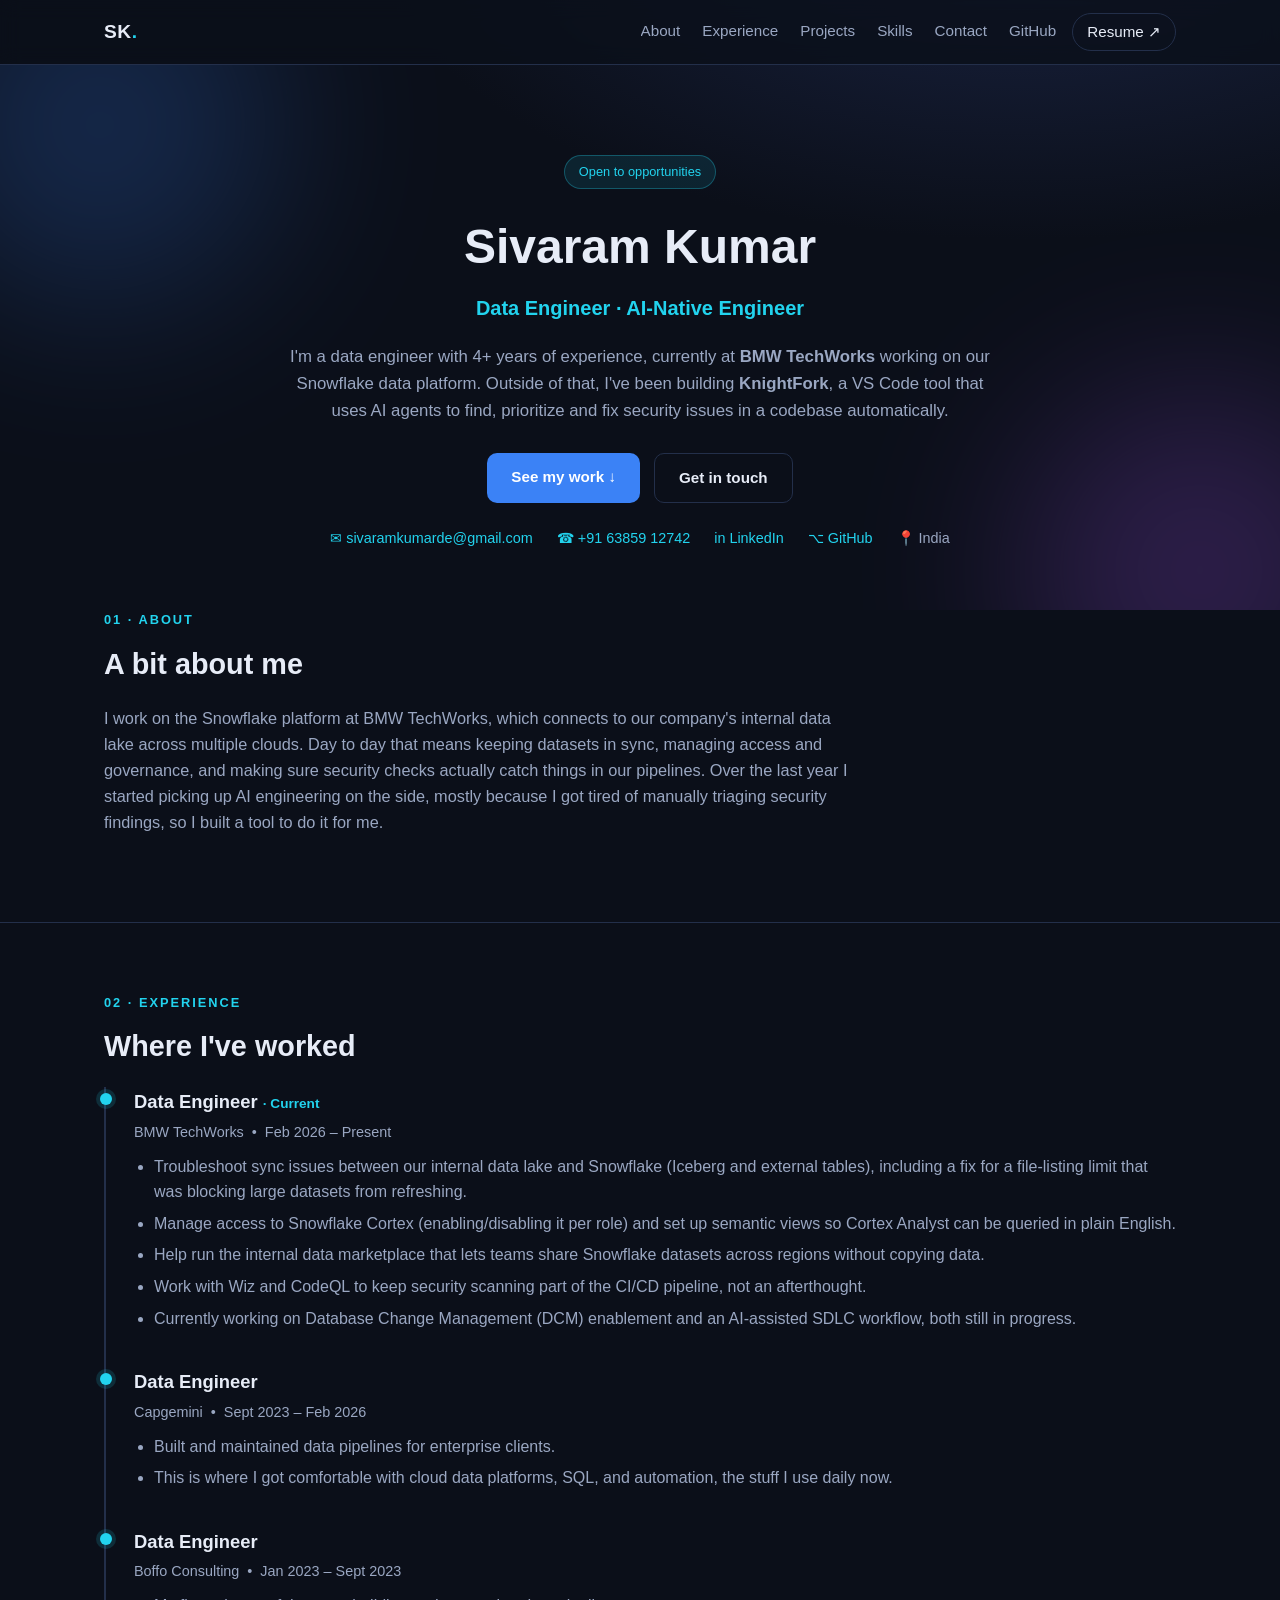
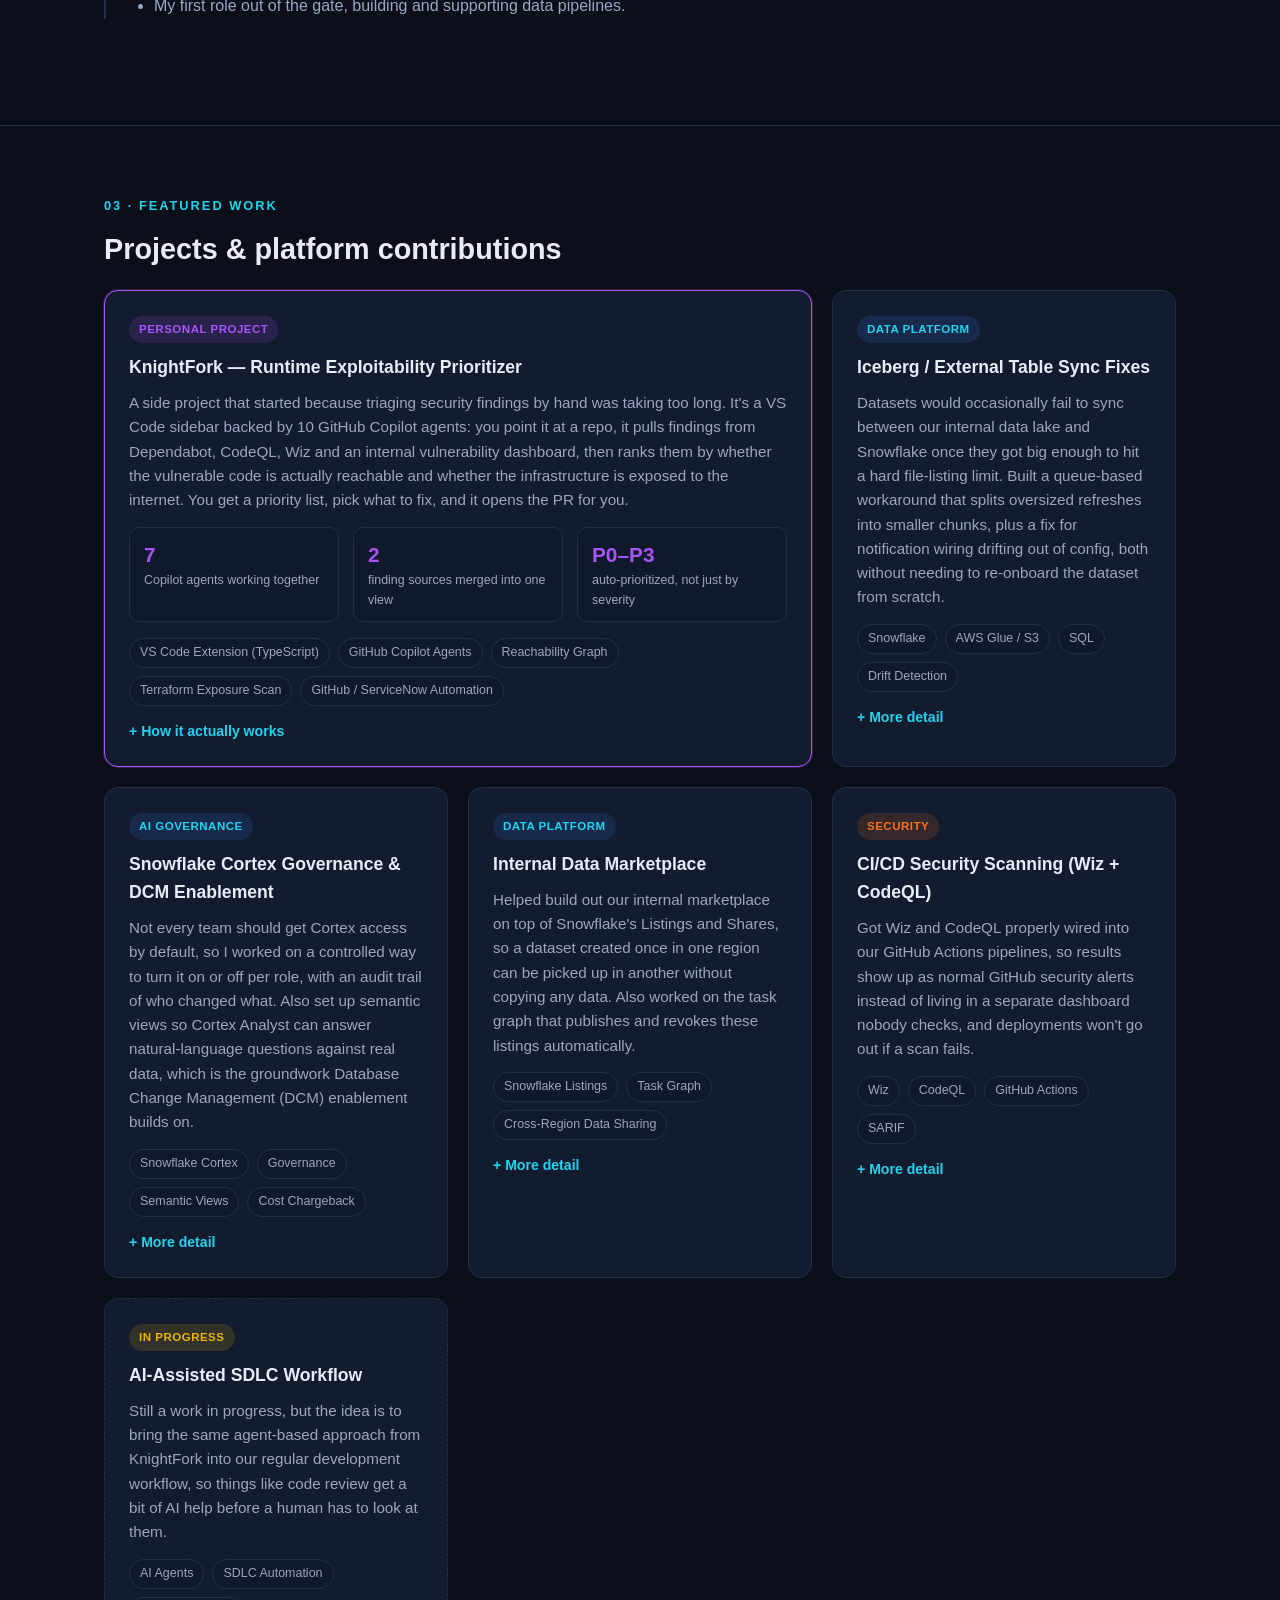
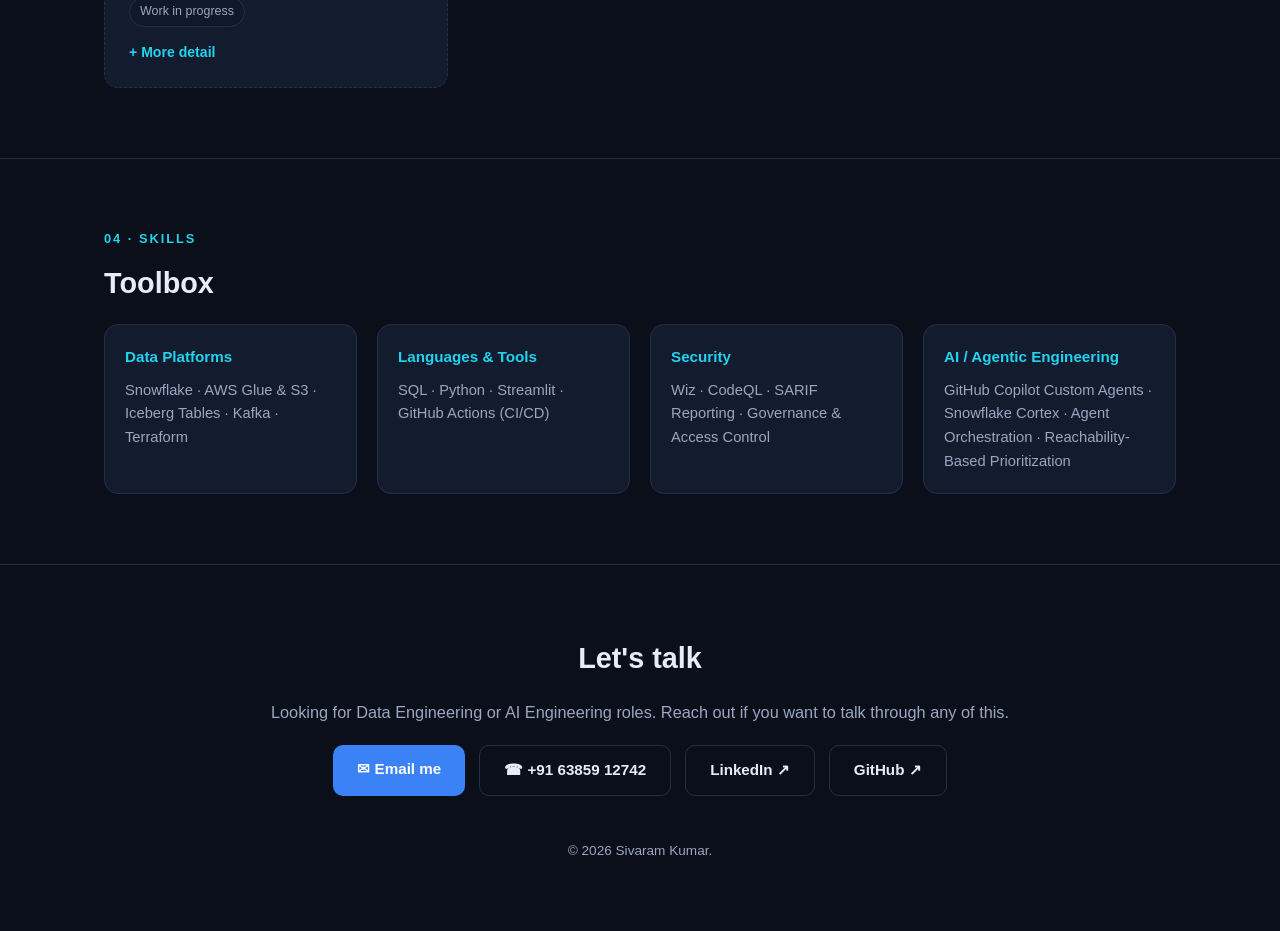
<file: index.html>
<!doctype html>
<html lang="en">
<head>
<meta charset="utf-8" />
<meta name="viewport" content="width=device-width, initial-scale=1" />
<title>Sivaram Kumar — Data Engineer | AI-Native Engineer</title>
<meta name="description" content="Sivaram Kumar — Data Engineer at BMW TechWorks with 4.3+ years building Snowflake multi-cloud data platforms, now building AI-native engineering tools like KnightFork (RIP)." />
<link rel="icon" href="data:image/svg+xml,%3Csvg xmlns='http://www.w3.org/2000/svg' viewBox='0 0 100 100'%3E%3Ctext y='.9em' font-size='90'%3E%E2%99%9E%3C/text%3E%3C/svg%3E" />
<link rel="stylesheet" href="assets/style.css" />
<script>document.documentElement.classList.add('js');</script>
</head>
<body>

<div id="scroll-progress"></div>

<nav class="nav">
  <div class="wrap">
    <a class="brand" href="#top">SK<span class="dot">.</span></a>
    <div class="nav-links">
      <div class="nav-scroll">
        <a href="#about">About</a>
        <a href="#experience">Experience</a>
        <a href="#projects">Projects</a>
        <a href="#skills">Skills</a>
        <a href="#contact">Contact</a>
        <a href="https://github.com/SivaramKumar1512?tab=repositories" target="_blank" rel="noopener">GitHub</a>
      </div>
      <a class="btn-resume-small" href="assets/resume.pdf" target="_blank" rel="noopener">Resume ↗</a>
    </div>
  </div>
</nav>

<header class="hero" id="top">
  <div class="wrap">
    <span class="badge reveal" style="--d:0s">Open to opportunities</span>
    <h1 class="reveal" style="--d:.08s">Sivaram Kumar</h1>
    <p class="role reveal" style="--d:.16s">Data Engineer · AI-Native Engineer</p>
    <p class="lead reveal" style="--d:.24s">
      I'm a data engineer with 4+ years of experience, currently at <strong>BMW TechWorks</strong>
      working on our Snowflake data platform. Outside of that, I've been building
      <strong>KnightFork</strong>, a VS Code tool that uses AI agents to find, prioritize and fix
      security issues in a codebase automatically.
    </p>
    <div class="cta-row reveal" style="--d:.32s">
      <a class="btn btn-primary" href="#projects">See my work ↓</a>
      <a class="btn btn-secondary" href="mailto:sivaramkumarde@gmail.com">Get in touch</a>
    </div>
    <div class="hero-links reveal" style="--d:.4s">
      <a href="mailto:sivaramkumarde@gmail.com">✉ sivaramkumarde@gmail.com</a>
      <a href="tel:+916385912742">☎ +91 63859 12742</a>
      <a href="https://www.linkedin.com/in/sivaramkumarece/" target="_blank" rel="noopener">in LinkedIn</a>
      <a href="https://github.com/SivaramKumar1512?tab=repositories" target="_blank" rel="noopener">⌥ GitHub</a>
      <span>📍 India</span>
    </div>
  </div>
</header>

<section id="about" class="no-border">
  <div class="wrap">
    <p class="section-title">01 · About</p>
    <h2 class="section-h reveal">A bit about me</h2>
    <p class="section-intro reveal">
      I work on the Snowflake platform at BMW TechWorks, which connects to our company's internal
      data lake across multiple clouds. Day to day that means keeping datasets in sync, managing
      access and governance, and making sure security checks actually catch things in our
      pipelines. Over
      the last year I started picking up AI engineering on the side, mostly because I got tired
      of manually triaging security findings, so I built a tool to do it for me.
    </p>
  </div>
</section>

<section id="experience">
  <div class="wrap">
    <p class="section-title">02 · Experience</p>
    <h2 class="section-h reveal">Where I've worked</h2>

    <div class="timeline">
      <div class="tl-item reveal">
        <div class="tl-dot"></div>
        <div class="tl-content">
          <h3>Data Engineer <span class="tl-current">· Current</span></h3>
          <p class="tl-meta">BMW TechWorks &nbsp;•&nbsp; Feb 2026 – Present</p>
          <ul>
            <li>Troubleshoot sync issues between our internal data lake and Snowflake (Iceberg and external tables), including a fix for a file-listing limit that was blocking large datasets from refreshing.</li>
            <li>Manage access to Snowflake Cortex (enabling/disabling it per role) and set up semantic views so Cortex Analyst can be queried in plain English.</li>
            <li>Help run the internal data marketplace that lets teams share Snowflake datasets across regions without copying data.</li>
            <li>Work with Wiz and CodeQL to keep security scanning part of the CI/CD pipeline, not an afterthought.</li>
            <li>Currently working on Database Change Management (DCM) enablement and an AI-assisted SDLC workflow, both still in progress.</li>
          </ul>
        </div>
      </div>

      <div class="tl-item reveal">
        <div class="tl-dot"></div>
        <div class="tl-content">
          <h3>Data Engineer</h3>
          <p class="tl-meta">Capgemini &nbsp;•&nbsp; Sept 2023 – Feb 2026</p>
          <ul>
            <li>Built and maintained data pipelines for enterprise clients.</li>
            <li>This is where I got comfortable with cloud data platforms, SQL, and automation, the stuff I use daily now.</li>
          </ul>
        </div>
      </div>

      <div class="tl-item reveal">
        <div class="tl-dot"></div>
        <div class="tl-content">
          <h3>Data Engineer</h3>
          <p class="tl-meta">Boffo Consulting &nbsp;•&nbsp; Jan 2023 – Sept 2023</p>
          <ul>
            <li>My first role out of the gate, building and supporting data pipelines.</li>
          </ul>
        </div>
      </div>
    </div>
  </div>
</section>

<section id="projects">
  <div class="wrap">
    <p class="section-title">03 · Featured Work</p>
    <h2 class="section-h reveal">Projects &amp; platform contributions</h2>

    <div class="grid">

      <article class="card card-highlight reveal">
        <span class="pill pill-ai">Personal Project</span>
        <h3>KnightFork — Runtime Exploitability Prioritizer</h3>
        <p>
          A side project that started because triaging security findings by hand was taking too
          long. It's a VS Code sidebar backed by 10 GitHub Copilot agents: you point it at a repo,
          it pulls findings from Dependabot, CodeQL, Wiz and an internal vulnerability dashboard,
          then ranks them by whether the vulnerable code is actually reachable and whether the
          infrastructure is exposed to the internet. You get a priority list, pick what to fix, and
          it opens the PR for you.
        </p>
        <div class="stats-row">
          <div class="stat"><strong data-count="10">0</strong><span>Copilot agents working together</span></div>
          <div class="stat"><strong data-count="4">0</strong><span>finding sources merged into one view</span></div>
          <div class="stat"><strong>P0–P3</strong><span>auto-prioritized, not just by severity</span></div>
        </div>
        <p class="card-tags">
          <span>VS Code Extension (TypeScript)</span>
          <span>GitHub Copilot Agents</span>
          <span>Reachability Graph</span>
          <span>Terraform Exposure Scan</span>
          <span>GitHub / ServiceNow Automation</span>
        </p>
        <details class="more">
          <summary>How it actually works</summary>
          <p>
            One orchestrator agent runs the whole pipeline. Separate "normalizer" agents each talk
            to one security source (Dependabot, CodeQL, Wiz, and an internal vulnerability
            dashboard) and convert its findings into a shared format. A reachability agent builds
            a call graph of the codebase so a finding
            only gets flagged as urgent if the vulnerable code is actually reachable from somewhere
            real, not just present in the repo. Another agent parses Terraform to check if the
            surrounding infrastructure is even exposed to the internet in the first place. All of
            that rolls up into a priority report, I pick what to fix, and a remediation agent groups
            findings by root cause, patches them, and hands off to an agent that opens the PR and
            files the change request. Each piece is its own agent so I can test and fix one stage
            without breaking the rest.
          </p>
        </details>
      </article>

      <article class="card reveal">
        <span class="pill">Data Platform</span>
        <h3>Iceberg / External Table Sync Fixes</h3>
        <p>
          Datasets would occasionally fail to sync between our internal data lake and Snowflake
          once they got big enough to hit a hard file-listing limit. Built a queue-based workaround
          that splits oversized refreshes into smaller chunks, plus a fix for notification wiring
          drifting out of config, both without needing to re-onboard the dataset from scratch.
        </p>
        <p class="card-tags">
          <span>Snowflake</span><span>AWS Glue / S3</span><span>SQL</span><span>Drift Detection</span>
        </p>
        <details class="more">
          <summary>More detail</summary>
          <p>
            The sync job tries to list every file in a dataset's storage location in one go, and a
            handful of our biggest datasets have too many files for that to finish. Rather than
            refresh everything at once, I added a queue that tracks which parts of a dataset still
            need to sync, measures the size of each part first, and keeps splitting anything too
            large until every piece is safely small enough to refresh on its own. It's a deliberate,
            temporary workaround with a clear removal plan, not a permanent fixture, since the real
            fix depends on a platform-side limit being raised upstream.
          </p>
        </details>
      </article>

      <article class="card reveal">
        <span class="pill">AI Governance</span>
        <h3>Snowflake Cortex Governance &amp; DCM Enablement</h3>
        <p>
          Not every team should get Cortex access by default, so I worked on a controlled way to
          turn it on or off per role, with an audit trail of who changed what. Also set up semantic
          views so Cortex Analyst can answer natural-language questions against real data, which
          is the groundwork Database Change Management (DCM) enablement builds on.
        </p>
        <p class="card-tags">
          <span>Snowflake Cortex</span><span>Governance</span><span>Semantic Views</span><span>Cost Chargeback</span>
        </p>
        <details class="more">
          <summary>More detail</summary>
          <p>
            Giving every team blanket access to an AI feature by default isn't great practice, so
            access is opt-in per team and fully reversible, with a record of who switched it on or
            off and when, which also feeds into usage-based cost tracking so AI spend gets charged
            to the right team instead of landing in one shared bucket. On top of access, I help set
            up the metadata layer that lets Cortex Analyst translate a plain-English question into
            the right query against a team's real data instead of guessing at table structure.
            Database Change Management (DCM), tracking and governing changes to database objects
            over time, is the next initiative that builds directly on this governance and semantic
            layer, and I'm currently helping scope what it covers.
          </p>
        </details>
      </article>

      <article class="card reveal">
        <span class="pill">Data Platform</span>
        <h3>Internal Data Marketplace</h3>
        <p>
          Helped build out our internal marketplace on top of Snowflake's Listings and Shares,
          so a dataset created once in one region can be picked up in another without copying any
          data. Also worked on the task graph that publishes and revokes these listings automatically.
        </p>
        <p class="card-tags">
          <span>Snowflake Listings</span><span>Task Graph</span><span>Cross-Region Data Sharing</span>
        </p>
        <details class="more">
          <summary>More detail</summary>
          <p>
            Think of it like an internal app store for datasets. A team registers a dataset once,
            and other teams, even in a different cloud region, can discover it and "install" it
            into their own environment without anyone copying files around; it's really just a
            pointer to the same underlying data, so storage and governance stay in exactly one
            place. The publish and teardown steps run on a scheduled automation chain instead of
            someone manually granting access each time, and there's a health check that halts the
            chain if a step silently breaks, so a failure gets caught right away instead of turning
            into a confusing "why can't I see this dataset" ticket two days later. I also worked on
            the layer that resolves cross-region requests back to the right source account, and on
            curated, permission-scoped "views" of a dataset for consumers who shouldn't get the full
            thing.
          </p>
        </details>
      </article>

      <article class="card reveal">
        <span class="pill pill-security">Security</span>
        <h3>CI/CD Security Scanning (Wiz + CodeQL)</h3>
        <p>
          Got Wiz and CodeQL properly wired into our GitHub Actions pipelines, so results show up
          as normal GitHub security alerts instead of living in a separate dashboard nobody checks,
          and deployments won't go out if a scan fails.
        </p>
        <p class="card-tags">
          <span>Wiz</span><span>CodeQL</span><span>GitHub Actions</span><span>SARIF</span>
        </p>
        <details class="more">
          <summary>More detail</summary>
          <p>
            Before this, scan results lived in their own separate dashboards, so someone had to
            remember to go check them. Now both tools report straight into the same security tab
            developers already see on a pull request, CodeQL runs on every push plus a daily
            schedule, and Wiz's checks are converted into a format GitHub understands and gated into
            the pipeline so a merge can be blocked if something serious turns up. It turned security
            scanning from an extra chore into something that just happens as part of shipping code.
          </p>
        </details>
      </article>

      <article class="card card-progress reveal">
        <span class="pill pill-progress">In Progress</span>
        <h3>AI-Assisted SDLC Workflow</h3>
        <p>
          Still a work in progress, but the idea is to bring the same agent-based approach from
          KnightFork into our regular development workflow, so things like code review get a bit
          of AI help before a human has to look at them.
        </p>
        <p class="card-tags">
          <span>AI Agents</span><span>SDLC Automation</span><span>Work in progress</span>
        </p>
        <details class="more">
          <summary>More detail</summary>
          <p>
            The goal isn't to replace code review, it's to take the boring first pass out of it,
            things like checking whether a change actually only touches what the PR description
            says, or flagging an obvious security issue, so a human reviewer spends their time on
            the parts that genuinely need judgment. Early days, but the agent patterns I worked out
            for KnightFork, one focused agent per concern with a clear handoff to the next, carry
            over almost directly.
          </p>
        </details>
      </article>

    </div>
  </div>
</section>

<section id="skills">
  <div class="wrap">
    <p class="section-title">04 · Skills</p>
    <h2 class="section-h reveal">Toolbox</h2>
    <div class="skills-grid">
      <div class="skill-group reveal">
        <h4>Data Platforms</h4>
        <p>Snowflake · AWS Glue &amp; S3 · Iceberg Tables · Kafka · Terraform</p>
      </div>
      <div class="skill-group reveal">
        <h4>Languages &amp; Tools</h4>
        <p>SQL · Python · Streamlit · GitHub Actions (CI/CD)</p>
      </div>
      <div class="skill-group reveal">
        <h4>Security</h4>
        <p>Wiz · CodeQL · SARIF Reporting · Governance &amp; Access Control</p>
      </div>
      <div class="skill-group reveal">
        <h4>AI / Agentic Engineering</h4>
        <p>GitHub Copilot Custom Agents · Snowflake Cortex · Agent Orchestration · Reachability-Based Prioritization</p>
      </div>
    </div>
  </div>
</section>

<footer id="contact">
  <div class="wrap footer-wrap">
    <div class="reveal">
      <h2 class="section-h" style="margin-top:0">Let's talk</h2>
      <p class="section-intro" style="margin-bottom:0">
        Looking for Data Engineering or AI Engineering roles. Reach out if you want to talk through any of this.
      </p>
    </div>
    <div class="cta-row reveal">
      <a class="btn btn-primary" href="mailto:sivaramkumarde@gmail.com">✉ Email me</a>
      <a class="btn btn-secondary" href="tel:+916385912742">☎ +91 63859 12742</a>
      <a class="btn btn-secondary" href="https://www.linkedin.com/in/sivaramkumarece/" target="_blank" rel="noopener">LinkedIn ↗</a>
      <a class="btn btn-secondary" href="https://github.com/SivaramKumar1512?tab=repositories" target="_blank" rel="noopener">GitHub ↗</a>
    </div>
    <p class="footer-note">© 2026 Sivaram Kumar.</p>
  </div>
</footer>

<script>
(function () {
  var reduceMotion = window.matchMedia && window.matchMedia('(prefers-reduced-motion: reduce)').matches;

  var progress = document.getElementById('scroll-progress');
  function updateProgress() {
    var doc = document.documentElement;
    var scrolled = doc.scrollTop || document.body.scrollTop;
    var height = doc.scrollHeight - doc.clientHeight;
    var pct = height > 0 ? (scrolled / height) * 100 : 0;
    if (progress) progress.style.width = pct + '%';
  }
  document.addEventListener('scroll', updateProgress, { passive: true });
  updateProgress();

  var reveals = document.querySelectorAll('.reveal');
  if (!reduceMotion && 'IntersectionObserver' in window) {
    var io = new IntersectionObserver(function (entries) {
      entries.forEach(function (entry) {
        if (entry.isIntersecting) {
          entry.target.classList.add('in-view');
          io.unobserve(entry.target);
        }
      });
    }, { threshold: 0.1, rootMargin: '0px 0px -5% 0px' });
    reveals.forEach(function (el) { io.observe(el); });
    // Safety net: if a visitor lands mid-page (direct anchor link, restored scroll
    // position, etc.) and an element never crosses the threshold, don't leave it invisible.
    setTimeout(function () {
      reveals.forEach(function (el) { el.classList.add('in-view'); });
    }, 2000);
  } else {
    reveals.forEach(function (el) { el.classList.add('in-view'); });
  }

  var counters = document.querySelectorAll('.stat strong[data-count]');
  if (counters.length) {
    var renderCount = function (el, target) {
      if (reduceMotion || !('IntersectionObserver' in window)) { el.textContent = target; return; }
      var start = null;
      var duration = 900;
      function step(ts) {
        if (!start) start = ts;
        var p = Math.min((ts - start) / duration, 1);
        el.textContent = Math.floor(p * target);
        if (p < 1) requestAnimationFrame(step); else el.textContent = target;
      }
      requestAnimationFrame(step);
    };
    var countIo = new IntersectionObserver(function (entries) {
      entries.forEach(function (entry) {
        if (!entry.isIntersecting) return;
        renderCount(entry.target, parseInt(entry.target.getAttribute('data-count'), 10));
        countIo.unobserve(entry.target);
      });
    }, { threshold: 0.6 });
    counters.forEach(function (el) { countIo.observe(el); });
  }
})();
</script>

</body>
</html>
</file>
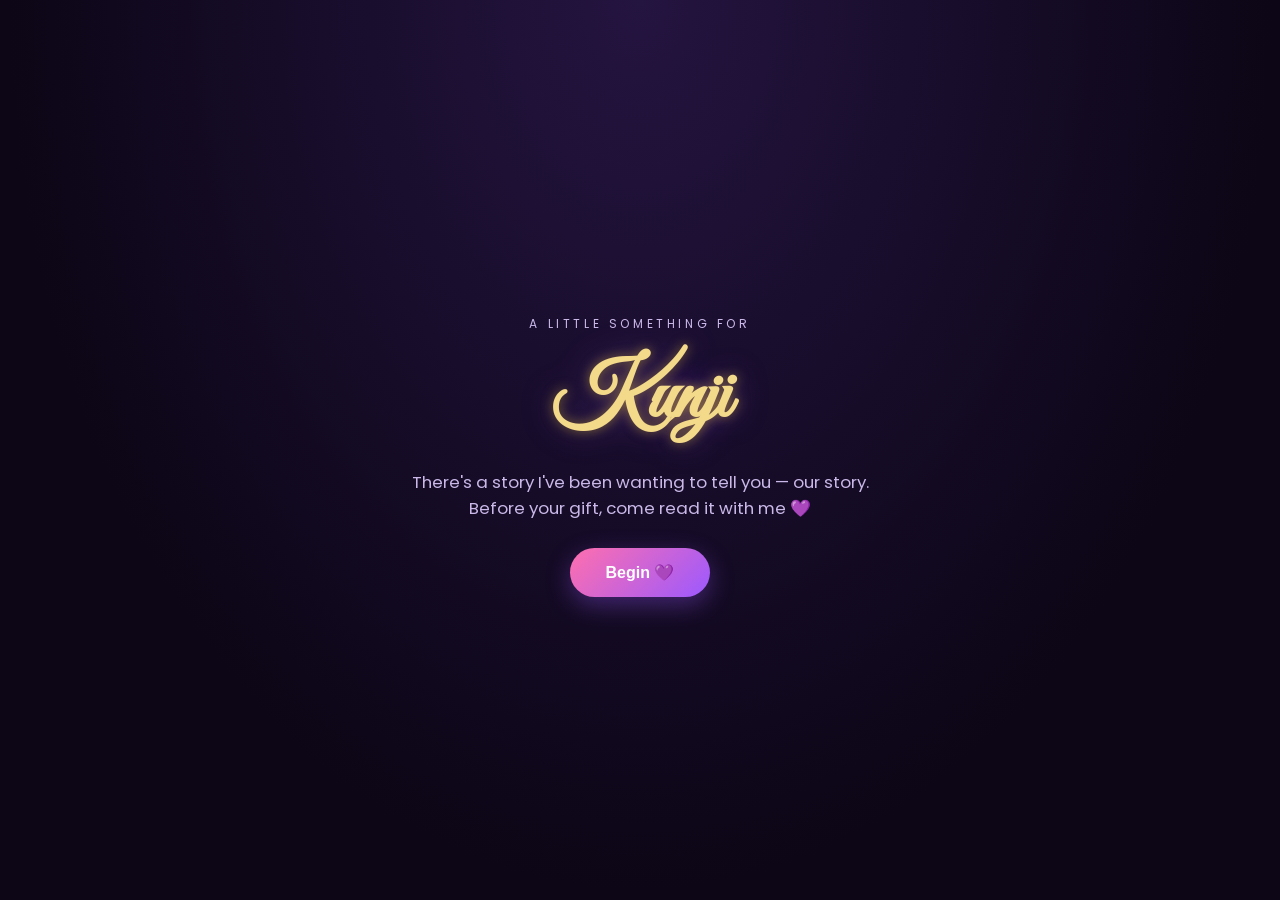
<file: surprise-kunji/index.html>
<!doctype html>
<html lang="en">
<head>
<meta charset="utf-8" />
<meta name="viewport" content="width=device-width, initial-scale=1" />
<title>For Kunji 💜</title>
<meta name="description" content="A little love letter made just for you." />
<link rel="icon" href="data:image/svg+xml,%3Csvg xmlns='http://www.w3.org/2000/svg' viewBox='0 0 100 100'%3E%3Ctext y='.9em' font-size='90'%3E%F0%9F%92%9C%3C/text%3E%3C/svg%3E" />
<link rel="preconnect" href="https://fonts.googleapis.com">
<link rel="preconnect" href="https://fonts.gstatic.com" crossorigin>
<link href="https://fonts.googleapis.com/css2?family=Great+Vibes&family=Poppins:wght@300;400;500;600;700&display=swap" rel="stylesheet">
<link rel="stylesheet" href="assets/style.css" />
</head>
<body>

<div id="heart-field"></div>

<div class="progress-dots" id="progressDots" aria-hidden="true"></div>

<main class="app" id="app">

  <!-- Splash -->
  <section class="stage active" id="stage-splash">
    <p class="eyebrow reveal">a little something for</p>
    <h1 class="script-font glow reveal" id="splashName">Kunji</h1>
    <p class="lead reveal">There's a story I've been wanting to tell you — our story.<br/>Before your gift, come read it with me 💜</p>
    <button class="btn-main reveal" id="startBtn">Begin 💜</button>
  </section>

  <!-- Story chapters -->
  <section class="stage" id="stage-story">
    <p class="stage-label" id="chapterLabel"></p>
    <div id="chapterContent"></div>
    <button class="btn-main" id="chapterNextBtn">Continue 💜</button>
  </section>

  <!-- Final reveal -->
  <section class="stage" id="stage-final">
    <h1 class="script-font glow reveal">Happy Birthday<br/>Kunji 💜</h1>

    <div class="countdown" id="countdown"></div>

    <div class="photo-gallery" id="photoGallery"></div>

    <div class="love-letter" id="loveLetter"></div>

    <div class="surprise-box">
      <button class="btn-main" id="surpriseBtn">🎁 Tap for one more surprise</button>
      <p class="surprise-text" id="surpriseText" style="display:none"></p>
    </div>

    <p class="signature script-font" id="signature"></p>

    <button class="btn-ghost" id="replayBtn">Replay ↺</button>
  </section>

</main>

<canvas id="confettiCanvas"></canvas>

<script src="assets/script.js"></script>
</body>
</html>
</file>
<file: assets/style.css>
:root {
  --bg: #0b0f19;
  --bg-alt: #10182b;
  --card: #131b2e;
  --border: #232f4a;
  --text: #e7ecf7;
  --text-dim: #9aa7c2;
  --accent: #3b82f6;
  --accent-2: #22d3ee;
  --ai: #a855f7;
  --security: #f97316;
  --progress: #eab308;
  --radius: 14px;
  --max-width: 1120px;
}

* { box-sizing: border-box; }

html { scroll-behavior: smooth; }
html, body { overflow-x: hidden; max-width: 100%; }

body {
  margin: 0;
  background: radial-gradient(1200px 600px at 80% -10%, #1a2444 0%, var(--bg) 55%) fixed, var(--bg);
  color: var(--text);
  font-family: "Segoe UI", -apple-system, BlinkMacSystemFont, Roboto, Helvetica, Arial, sans-serif;
  line-height: 1.6;
}

a { color: var(--accent-2); text-decoration: none; }
a:hover { text-decoration: underline; }

/* Scroll progress bar */
#scroll-progress {
  position: fixed;
  top: 0;
  left: 0;
  height: 3px;
  width: 0%;
  background: linear-gradient(90deg, var(--accent), var(--accent-2));
  z-index: 200;
}

/* Reveal-on-scroll: progressive enhancement, invisible-by-default state only
   kicks in once JS has run and the user hasn't asked for reduced motion */
.reveal { opacity: 1; transform: none; }
@media (prefers-reduced-motion: no-preference) {
  html.js .reveal {
    opacity: 0;
    transform: translateY(18px);
    transition: opacity .6s ease, transform .6s ease;
    transition-delay: var(--d, 0s);
  }
  html.js .reveal.in-view {
    opacity: 1;
    transform: translateY(0);
  }
}

.grid .card:nth-child(1) { --d: 0s; }
.grid .card:nth-child(2) { --d: .08s; }
.grid .card:nth-child(3) { --d: .16s; }
.grid .card:nth-child(4) { --d: .24s; }
.grid .card:nth-child(5) { --d: .32s; }
.grid .card:nth-child(6) { --d: .4s; }

.skills-grid .skill-group:nth-child(1) { --d: 0s; }
.skills-grid .skill-group:nth-child(2) { --d: .08s; }
.skills-grid .skill-group:nth-child(3) { --d: .16s; }
.skills-grid .skill-group:nth-child(4) { --d: .24s; }

.timeline .tl-item:nth-child(1) { --d: 0s; }
.timeline .tl-item:nth-child(2) { --d: .12s; }
.timeline .tl-item:nth-child(3) { --d: .24s; }

.wrap {
  max-width: var(--max-width);
  margin: 0 auto;
  padding: 0 24px;
}

/* Nav */
.nav {
  position: sticky;
  top: 0;
  z-index: 50;
  backdrop-filter: blur(10px);
  background: rgba(11, 15, 25, 0.8);
  border-bottom: 1px solid var(--border);
}
.nav .wrap { display: flex; align-items: center; justify-content: space-between; height: 64px; gap: 16px; }
.brand { flex: 0 0 auto; font-weight: 700; font-size: 1.2rem; color: var(--text); letter-spacing: .5px; }
.brand .dot { color: var(--accent-2); }
.nav-links { display: flex; align-items: center; gap: 16px; min-width: 0; }
.nav-scroll {
  display: flex;
  align-items: center;
  gap: 22px;
  overflow-x: auto;
  scrollbar-width: none;
  -ms-overflow-style: none;
}
.nav-scroll::-webkit-scrollbar { display: none; }
.nav-scroll a { white-space: nowrap; }
.nav-links a { color: var(--text-dim); font-size: .95rem; }
.nav-links a:hover { color: var(--text); text-decoration: none; }
.nav-links a:not(.btn-resume-small) { position: relative; padding-bottom: 2px; }
.nav-links a:not(.btn-resume-small)::after {
  content: "";
  position: absolute;
  left: 0;
  bottom: -4px;
  width: 0;
  height: 2px;
  background: var(--accent-2);
  transition: width .25s ease;
}
.nav-links a:not(.btn-resume-small):hover::after { width: 100%; }
.btn-resume-small {
  flex: 0 0 auto;
  border: 1px solid var(--border);
  padding: 6px 14px;
  border-radius: 999px;
  color: var(--text) !important;
  transition: border-color .2s ease, transform .2s ease;
}
.btn-resume-small:hover { border-color: var(--accent-2); transform: translateY(-2px); text-decoration: none; }

/* Hero */
.hero { padding: 90px 0 60px; text-align: center; position: relative; overflow: hidden; }
.hero::before, .hero::after {
  content: "";
  position: absolute;
  width: 360px;
  height: 360px;
  border-radius: 50%;
  filter: blur(90px);
  opacity: .22;
  z-index: 0;
  pointer-events: none;
}
.hero::before { background: var(--accent); top: -120px; left: -80px; }
.hero::after { background: var(--ai); bottom: -140px; right: -100px; }
@media (prefers-reduced-motion: no-preference) {
  .hero::before { animation: float-a 14s ease-in-out infinite; }
  .hero::after { animation: float-b 16s ease-in-out infinite; }
}
@keyframes float-a {
  0%, 100% { transform: translate(0, 0); }
  50% { transform: translate(40px, 30px); }
}
@keyframes float-b {
  0%, 100% { transform: translate(0, 0); }
  50% { transform: translate(-30px, -40px); }
}
.hero .wrap { position: relative; z-index: 1; }
.badge {
  display: inline-block;
  padding: 6px 14px;
  border-radius: 999px;
  background: rgba(34, 211, 238, .1);
  border: 1px solid rgba(34, 211, 238, .3);
  color: var(--accent-2);
  font-size: .8rem;
  margin-bottom: 20px;
}
@media (prefers-reduced-motion: no-preference) {
  .badge { animation: pulse-glow 2.5s ease-in-out infinite; }
}
@keyframes pulse-glow {
  0%, 100% { box-shadow: 0 0 0 0 rgba(34, 211, 238, .25); }
  50% { box-shadow: 0 0 0 6px rgba(34, 211, 238, 0); }
}
.hero h1 { font-size: 3rem; margin: 0 0 6px; }
.hero .role { font-size: 1.25rem; color: var(--accent-2); margin: 0 0 20px; font-weight: 600; }
.hero .lead { max-width: 720px; margin: 0 auto 28px; color: var(--text-dim); font-size: 1.05rem; }

.cta-row { display: flex; gap: 14px; justify-content: center; flex-wrap: wrap; margin-bottom: 24px; }
.btn {
  display: inline-block;
  padding: 12px 24px;
  border-radius: 10px;
  font-weight: 600;
  font-size: .95rem;
  transition: transform .2s ease, box-shadow .2s ease, background .2s ease, border-color .2s ease;
}
.btn-primary { background: var(--accent); color: #fff; }
.btn-primary:hover { background: #2563eb; text-decoration: none; transform: translateY(-2px); box-shadow: 0 10px 24px rgba(59, 130, 246, .35); }
.btn-secondary { border: 1px solid var(--border); color: var(--text); }
.btn-secondary:hover { border-color: var(--accent-2); text-decoration: none; transform: translateY(-2px); }

.hero-links { display: flex; gap: 24px; justify-content: center; flex-wrap: wrap; color: var(--text-dim); font-size: .9rem; }

/* Sections */
section, footer { padding: 70px 0; border-top: 1px solid var(--border); }
section.no-border { border-top: none; padding-top: 0; }
.section-title { color: var(--accent-2); text-transform: uppercase; letter-spacing: 2px; font-size: .8rem; font-weight: 700; margin: 0 0 10px; }
.section-h { font-size: 1.8rem; margin: 0 0 18px; }
.section-intro { color: var(--text-dim); max-width: 760px; font-size: 1.02rem; }

/* Timeline */
.timeline { position: relative; padding-left: 28px; border-left: 2px solid var(--border); }
.tl-item { position: relative; margin-bottom: 36px; }
.tl-dot {
  position: absolute;
  left: -34px;
  top: 6px;
  width: 12px;
  height: 12px;
  border-radius: 50%;
  background: var(--accent-2);
  box-shadow: 0 0 0 4px rgba(34, 211, 238, .15);
}
.tl-content h3 { margin: 0 0 4px; font-size: 1.15rem; }
.tl-current { color: var(--accent-2); font-weight: 600; font-size: .85rem; }
.tl-meta { color: var(--text-dim); font-size: .9rem; margin: 0 0 10px; }
.tl-content ul { margin: 0; padding-left: 20px; color: var(--text-dim); }
.tl-content li { margin-bottom: 6px; }

/* Project cards */
.grid { display: grid; grid-template-columns: repeat(auto-fit, minmax(260px, 1fr)); gap: 20px; }
.card {
  background: var(--card);
  border: 1px solid var(--border);
  border-radius: var(--radius);
  padding: 24px;
  transition: transform .25s ease, box-shadow .25s ease, border-color .25s ease;
}
.card:hover { transform: translateY(-6px); box-shadow: 0 16px 32px rgba(0, 0, 0, .35); border-color: var(--accent); }
.card-highlight { border-color: var(--ai); box-shadow: 0 0 0 1px rgba(168, 85, 247, .25); grid-column: span 2; }
.card-highlight:hover { border-color: var(--ai); box-shadow: 0 16px 32px rgba(168, 85, 247, .25); }
.card-progress { border-style: dashed; }
.card h3 { margin: 10px 0 10px; font-size: 1.1rem; }
.card p { color: var(--text-dim); font-size: .95rem; margin: 0 0 14px; }
.pill {
  display: inline-block;
  font-size: .72rem;
  font-weight: 700;
  text-transform: uppercase;
  letter-spacing: .5px;
  padding: 4px 10px;
  border-radius: 999px;
  background: rgba(59, 130, 246, .15);
  color: var(--accent-2);
}
.pill-ai { background: rgba(168, 85, 247, .15); color: var(--ai); }
.pill-security { background: rgba(249, 115, 22, .15); color: var(--security); }
.pill-progress { background: rgba(234, 179, 8, .15); color: var(--progress); }
.card-tags { display: flex; flex-wrap: wrap; gap: 8px; }
.card-tags span {
  background: var(--bg-alt);
  border: 1px solid var(--border);
  color: var(--text-dim);
  font-size: .78rem;
  padding: 4px 10px;
  border-radius: 999px;
}

/* Stats row (used on the KnightFork card) */
.stats-row { display: flex; flex-wrap: wrap; gap: 14px; margin-bottom: 16px; }
.stat {
  display: flex;
  flex-direction: column;
  flex: 1 1 130px;
  min-width: 0;
  background: var(--bg-alt);
  border: 1px solid var(--border);
  border-radius: 10px;
  padding: 10px 14px;
  transition: transform .2s ease, border-color .2s ease;
}
.stat:hover { transform: translateY(-3px); border-color: var(--ai); }
.stat strong { font-size: 1.3rem; color: var(--ai); }
.stat span { font-size: .78rem; color: var(--text-dim); }

/* Expandable "more detail" per card */
details.more { margin-top: 14px; }
details.more summary {
  cursor: pointer;
  color: var(--accent-2);
  font-size: .88rem;
  font-weight: 600;
  list-style: none;
}
details.more summary::-webkit-details-marker { display: none; }
details.more summary::before { content: "+ "; }
details.more[open] summary::before { content: "– "; }
details.more p {
  color: var(--text-dim);
  font-size: .92rem;
  margin: 10px 0 0;
  padding-top: 10px;
  border-top: 1px dashed var(--border);
}

@media (max-width: 760px) {
  .card-highlight { grid-column: span 1; }
}

@media (max-width: 560px) {
  .grid, .skills-grid { grid-template-columns: 1fr; }
}

/* Skills */
.skills-grid { display: grid; grid-template-columns: repeat(auto-fit, minmax(200px, 1fr)); gap: 20px; }
.skill-group {
  background: var(--card);
  border: 1px solid var(--border);
  transition: transform .25s ease, border-color .25s ease;
  border-radius: var(--radius);
  padding: 20px;
}
.skill-group h4 { margin: 0 0 10px; color: var(--accent-2); font-size: .95rem; }
.skill-group p { margin: 0; color: var(--text-dim); font-size: .92rem; }
.skill-group:hover { transform: translateY(-4px); border-color: var(--accent-2); }

/* Footer */
footer .footer-wrap { display: flex; flex-direction: column; align-items: center; text-align: center; gap: 20px; }
.footer-note { color: var(--text-dim); font-size: .85rem; margin: 0; }

@media (max-width: 900px) {
  .nav-scroll { gap: 14px; }
  .nav-links a { font-size: .85rem; }
}

@media (max-width: 640px) {
  .nav-scroll { gap: 12px; max-width: 48vw; }
  .hero h1 { font-size: 2.2rem; }
}
</file>
<file: surprise-kunji/assets/style.css>
/* ============ Theme: Romantic Dark (purple/black + gold) ============ */
:root {
  --bg-0: #0c0616;
  --bg-1: #1a0d2e;
  --bg-2: #241440;
  --gold: #d4af37;
  --gold-soft: #f3d98a;
  --pink: #ff6fae;
  --purple: #9b59ff;
  --text: #f3e9ff;
  --text-dim: #c9b8e8;
  --radius: 16px;
}

* { box-sizing: border-box; }

html, body {
  margin: 0;
  padding: 0;
  background: radial-gradient(ellipse at top, var(--bg-2), var(--bg-0) 70%);
  color: var(--text);
  font-family: 'Poppins', sans-serif;
  overflow-x: hidden;
  min-height: 100%;
}

.script-font {
  font-family: 'Great Vibes', cursive;
}

.glow {
  color: var(--gold-soft);
  text-shadow: 0 0 12px rgba(212, 175, 55, 0.55), 0 0 32px rgba(155, 89, 255, 0.35);
}

h1 { font-size: clamp(2.6rem, 8vw, 5rem); margin: 0.2em 0; line-height: 1.1; }

.eyebrow {
  letter-spacing: 0.3em;
  text-transform: uppercase;
  font-size: 0.75rem;
  color: var(--text-dim);
  margin-bottom: 0.5em;
}

.lead {
  color: var(--text-dim);
  font-size: 1.05rem;
  max-width: 32rem;
  margin: 0.6em auto 1.6em;
}

/* ============ Layout ============ */
.app { position: relative; z-index: 2; }

.stage {
  display: none;
  min-height: 100vh;
  width: 100%;
  align-items: center;
  justify-content: center;
  flex-direction: column;
  padding: 2rem 1.25rem;
  text-align: center;
}

.stage.active {
  display: flex;
  animation: fadeIn 0.7s ease both;
}

@keyframes fadeIn {
  from { opacity: 0; transform: translateY(14px); }
  to { opacity: 1; transform: translateY(0); }
}

.reveal { animation: fadeIn 0.8s ease both; }

.stage-label {
  color: var(--gold);
  letter-spacing: 0.15em;
  text-transform: uppercase;
  font-size: 0.8rem;
  margin-bottom: 1.4rem;
}

/* ============ Buttons ============ */
.btn-main {
  background: linear-gradient(135deg, var(--pink), var(--purple));
  color: #fff;
  border: none;
  padding: 0.95em 2.2em;
  border-radius: 999px;
  font-size: 1rem;
  font-weight: 600;
  cursor: pointer;
  box-shadow: 0 8px 24px rgba(155, 89, 255, 0.35);
  transition: transform 0.2s ease, box-shadow 0.2s ease;
}

.btn-main:hover { transform: translateY(-2px); box-shadow: 0 10px 30px rgba(155, 89, 255, 0.5); }
.btn-main:active { transform: translateY(0); }
.btn-main.small { padding: 0.75em 1.4em; font-size: 0.9rem; }

.btn-ghost {
  background: transparent;
  border: 1px solid rgba(243, 233, 255, 0.3);
  color: var(--text-dim);
  padding: 0.6em 1.4em;
  border-radius: 999px;
  cursor: pointer;
  margin-top: 1.4rem;
  font-size: 0.85rem;
}
.btn-ghost:hover { border-color: var(--gold); color: var(--gold-soft); }

/* ============ Progress dots ============ */
.progress-dots {
  position: fixed;
  top: 1.2rem;
  left: 50%;
  transform: translateX(-50%);
  display: flex;
  gap: 0.5rem;
  z-index: 10;
}
.progress-dots .dot {
  width: 8px;
  height: 8px;
  border-radius: 50%;
  background: rgba(243, 233, 255, 0.2);
  transition: background 0.3s ease, transform 0.3s ease;
}
.progress-dots .dot.done { background: var(--gold); }
.progress-dots .dot.current { background: var(--pink); transform: scale(1.4); }

/* ============ Floating hearts background ============ */
#heart-field {
  position: fixed;
  inset: 0;
  pointer-events: none;
  z-index: 1;
  overflow: hidden;
}
.floating-heart {
  position: absolute;
  bottom: -10%;
  font-size: 1.2rem;
  opacity: 0.8;
  animation-name: floatUp;
  animation-timing-function: ease-in;
  will-change: transform, opacity;
}
@keyframes floatUp {
  0% { transform: translateY(0) translateX(0) rotate(0deg); opacity: 0; }
  10% { opacity: 0.9; }
  100% { transform: translateY(-110vh) translateX(var(--drift, 20px)) rotate(25deg); opacity: 0; }
}

/* ============ Story chapters ============ */
#chapterContent {
  max-width: 34rem;
  margin-bottom: 2rem;
}
#chapterContent h2 {
  font-family: 'Great Vibes', cursive;
  color: var(--gold-soft);
  font-size: clamp(1.8rem, 5vw, 2.6rem);
  margin: 0 0 0.8rem;
}
#chapterContent p {
  color: var(--text-dim);
  line-height: 1.8;
  font-size: 1.05rem;
  margin: 0 0 1em;
}

/* ============ Final reveal ============ */
#stage-final { gap: 0.4rem; }
.countdown {
  display: flex;
  gap: 1rem;
  margin: 1rem 0 1.8rem;
  flex-wrap: wrap;
  justify-content: center;
}
.countdown .unit {
  background: rgba(243, 233, 255, 0.06);
  border: 1px solid rgba(212, 175, 55, 0.3);
  border-radius: 12px;
  padding: 0.8em 1em;
  min-width: 4.2rem;
}
.countdown .unit .num { font-size: 1.6rem; font-weight: 700; color: var(--gold-soft); }
.countdown .unit .label { font-size: 0.7rem; text-transform: uppercase; letter-spacing: 0.1em; color: var(--text-dim); }

.photo-gallery {
  display: grid;
  grid-template-columns: repeat(auto-fit, minmax(140px, 1fr));
  gap: 1rem;
  max-width: 40rem;
  width: 100%;
  margin-bottom: 2rem;
}
.photo-placeholder, .photo-gallery img {
  width: 100%;
  aspect-ratio: 4/3;
  border-radius: var(--radius);
  object-fit: cover;
}
.photo-placeholder {
  background: linear-gradient(135deg, var(--bg-2), var(--purple) 160%);
  display: flex;
  align-items: center;
  justify-content: center;
  flex-direction: column;
  border: 1px dashed rgba(212, 175, 55, 0.4);
  font-size: 2rem;
}
.photo-placeholder span.caption {
  font-size: 0.75rem;
  color: var(--text-dim);
  margin-top: 0.4rem;
  padding: 0 0.6rem;
}

.love-letter {
  max-width: 34rem;
  margin-bottom: 1.8rem;
}
.love-letter p {
  color: var(--text-dim);
  line-height: 1.8;
  opacity: 0;
  animation: fadeIn 1s ease forwards;
}

.surprise-box { margin-bottom: 1.6rem; }
.surprise-text {
  max-width: 28rem;
  color: var(--gold-soft);
  font-style: italic;
  margin-top: 1rem;
  animation: fadeIn 0.8s ease both;
}

.signature { font-size: 2rem; color: var(--text-dim); margin: 1rem 0 0; }

/* ============ Confetti ============ */
#confettiCanvas {
  position: fixed;
  inset: 0;
  pointer-events: none;
  z-index: 50;
  display: none;
}

@media (max-width: 420px) {
  .memory-grid { grid-template-columns: repeat(4, minmax(50px, 65px)); }
}
</file>
